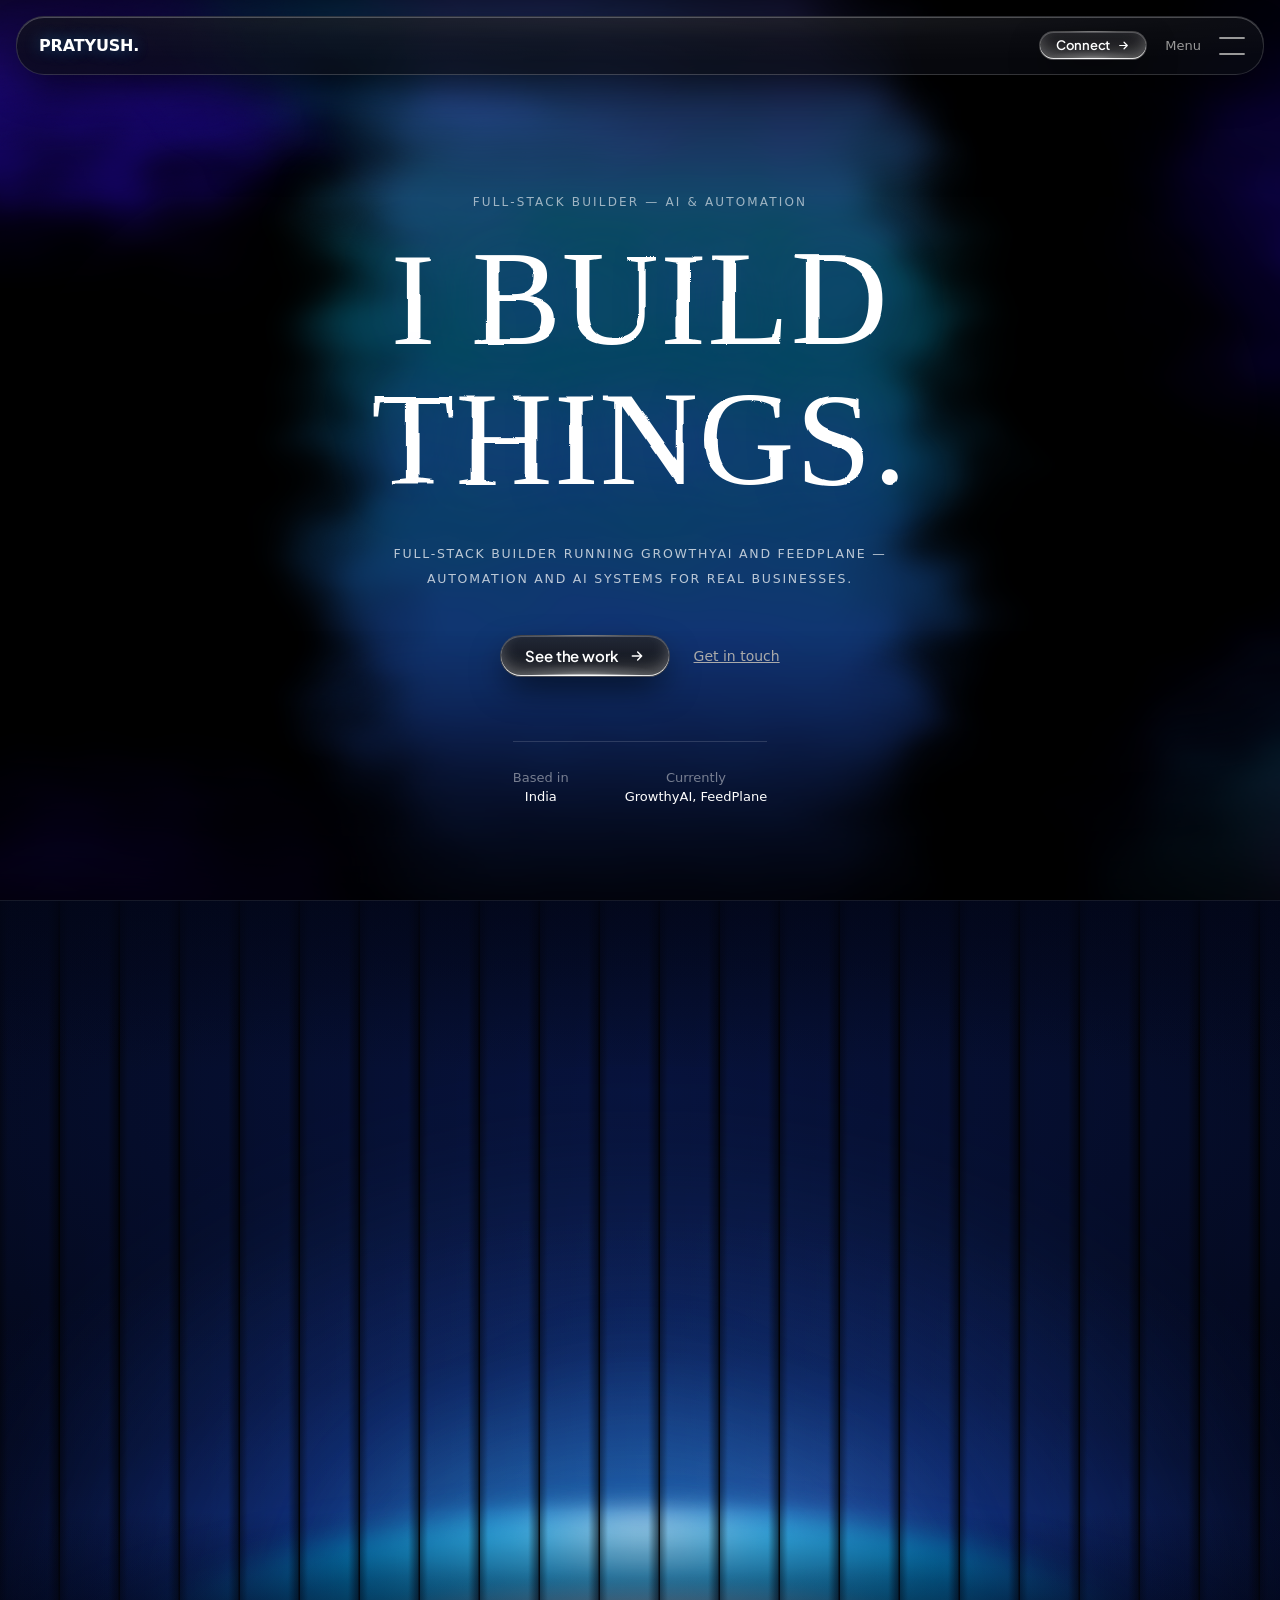
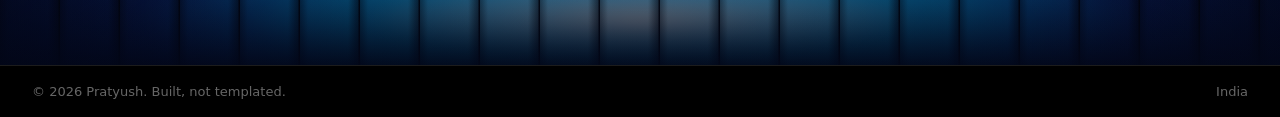
<file: index.html>
<!DOCTYPE html>
<html lang="en">
<head>
<meta charset="UTF-8">
<meta name="viewport" content="width=device-width, initial-scale=1.0">
<title>Pratyush</title>
<link rel="preconnect" href="https://fonts.googleapis.com">
<link rel="preconnect" href="https://fonts.gstatic.com" crossorigin>
<link href="https://fonts.googleapis.com/css2?family=Plus+Jakarta+Sans:wght@500;600;700;800&family=Inter:wght@400;500;600;700&family=Inter+Tight:wght@400;500;600;700&display=swap" rel="stylesheet">
<style>
  * { margin: 0; padding: 0; box-sizing: border-box; }
  html, body { height: 100%; background: #000; color: #fff; }
  body { font-family: -apple-system, BlinkMacSystemFont, 'Segoe UI', system-ui, sans-serif; overflow-x: hidden; }
  .grain { position: fixed; inset: 0; pointer-events: none; opacity: 0.05; mix-blend-mode: overlay; z-index: 5; }

  .hero { position: relative; min-height: 100vh; display: flex; flex-direction: column; isolation: isolate; background: #000; overflow: hidden; }

  /* fluid bg */
  .fluid-bg { position: absolute; inset: 0; z-index: 0; background: #000; overflow: hidden; pointer-events: none; }
  .fluid-inner { position: absolute; inset: -18%; filter: url(#fluidWarp); }
  .fluid-blob { position: absolute; border-radius: 50%; filter: blur(46px); will-change: transform; }
  .fb1 { width: 60%; height: 55%; left: -14%; top: -16%; background: radial-gradient(closest-side, #4316f2 0%, #2307b4 45%, rgba(20,4,120,0) 72%); animation: drift1 28s ease-in-out infinite alternate; }
  .fb2 { width: 46%; height: 42%; left: 16%; top: -12%; background: radial-gradient(closest-side, #7c3aed 0%, #0284c7 42%, rgba(6,182,212,0.25) 60%, rgba(30,6,160,0) 78%); animation: drift2 24s ease-in-out infinite alternate; }
  .fb3 { width: 34%; height: 110%; left: 33%; top: -5%; background: linear-gradient(180deg, rgba(124,58,237,0.85), rgba(6,182,212,0.42) 38%, rgba(37,99,235,0.5) 68%, rgba(20,4,110,0.35)); filter: blur(38px); animation: drift3 30s ease-in-out infinite alternate; }
  .fb4 { width: 40%; height: 70%; right: -14%; top: -10%; background: radial-gradient(closest-side, rgba(30,8,150,0.9), rgba(12,3,80,0.5) 55%, transparent 75%); animation: drift2 32s ease-in-out infinite alternate-reverse; }
  .fb5 { width: 55%; height: 50%; left: -10%; bottom: -22%; background: radial-gradient(closest-side, #2a0bb8 0%, #12045e 55%, transparent 78%); animation: drift1 26s ease-in-out infinite alternate-reverse; }
  .fb6 { width: 36%; height: 60%; right: -8%; bottom: -20%; background: radial-gradient(closest-side, rgba(124,58,237,0.8), rgba(6,182,212,0.35) 48%, rgba(25,6,140,0.3) 68%, transparent 80%); animation: drift3 22s ease-in-out infinite alternate-reverse; }
  @keyframes drift1 { from { transform: translate(0,0) scale(1); } to { transform: translate(6%,4%) scale(1.12); } }
  @keyframes drift2 { from { transform: translate(0,0) scale(1.05); } to { transform: translate(-5%,6%) scale(0.95); } }
  @keyframes drift3 { from { transform: translateX(0); } to { transform: translateX(4%); } }
  .fluid-shade { position: absolute; inset: 0; background: radial-gradient(120% 90% at 50% 45%, transparent 40%, rgba(0,0,0,0.55) 100%), linear-gradient(180deg, rgba(0,0,0,0.72) 0%, transparent 22%, transparent 70%, rgba(0,0,0,0.8) 100%); }

  /* nav */
  /* nav */
  .nav-wrap { position: sticky; top: 16px; z-index: 20; margin: 16px 16px 0; }
  nav {
    position: relative;
    background:
      radial-gradient(120% 100% at 50% 0%, rgba(255, 255, 255, 0.08) 0%, rgba(255, 255, 255, 0.02) 40%, transparent 80%),
      rgba(10, 12, 18, 0.72);
    border: 1px solid rgba(255, 255, 255, 0.14);
    border-radius: 28px;
    overflow: hidden;
    backdrop-filter: blur(24px) saturate(160%);
    -webkit-backdrop-filter: blur(24px) saturate(160%);
    box-shadow:
      inset 0 1px 0 0 rgba(255, 255, 255, 0.25),
      0 16px 40px -10px rgba(0, 0, 0, 0.7);
    transition: border-radius 0.4s ease, border-color 0.4s ease, box-shadow 0.4s ease, background 0.4s ease;
  }
  nav.open {
    border-radius: 24px;
    border-color: rgba(255, 255, 255, 0.22);
    background:
      radial-gradient(85% 60% at 50% 0%, rgba(56, 189, 248, 0.16) 0%, rgba(37, 99, 235, 0.08) 45%, transparent 75%),
      radial-gradient(100% 70% at 50% 100%, rgba(56, 189, 248, 0.12) 0%, rgba(37, 99, 235, 0.05) 50%, transparent 75%),
      rgba(8, 10, 16, 0.82);
    box-shadow:
      inset 0 1px 0 0 rgba(255, 255, 255, 0.4),
      inset 0 -1px 0 0 rgba(56, 189, 248, 0.4),
      0 24px 60px -12px rgba(0, 0, 0, 0.85),
      0 0 35px -8px rgba(56, 189, 248, 0.2);
  }
  .nav-top { display: flex; justify-content: space-between; align-items: center; padding: 14px 18px 14px 22px; }
  .wordmark { font-size: 16px; font-weight: 800; letter-spacing: -0.01em; color: #fff; text-shadow: 0 0 16px rgba(56, 189, 248, 0.4); }
  .nav-right { display: flex; align-items: center; gap: 18px; }
  .menu-label { font-size: 13px; color: #999; user-select: none; }
  .menu-label .close-text { display: none; }
  nav.open .menu-label .open-text { display: none; }
  nav.open .menu-label .close-text { display: inline; }
  .menu-btn { position: relative; width: 26px; height: 18px; background: none; border: none; cursor: pointer; padding: 0; }
  .menu-btn .bar { position: absolute; left: 0; width: 100%; height: 2px; background: #999; border-radius: 50% / 500%; transition: transform 0.35s cubic-bezier(0.65,0,0.35,1), top 0.35s ease, background 0.35s ease; }
  .menu-btn .bar.top { top: 0; } .menu-btn .bar.bottom { top: 16px; }
  .menu-btn:hover .bar { background: #fff; }
  .menu-btn.open .bar.top { top: 8px; transform: rotate(45deg); background: #fff; }
  .menu-btn.open .bar.bottom { top: 8px; transform: rotate(-45deg); background: #fff; }
  .menu-panel {
    position: relative;
    max-height: 0;
    overflow: hidden;
    transition: max-height 0.5s cubic-bezier(0.65,0,0.35,1);
  }
  nav.open .menu-panel { max-height: 420px; }
  .menu-panel::before {
    content: '';
    position: absolute;
    top: 0;
    left: 50%;
    transform: translateX(-50%);
    width: 65%;
    height: 1px;
    background: radial-gradient(ellipse at center, rgba(56, 189, 248, 0.8) 0%, rgba(255, 255, 255, 0.5) 30%, transparent 80%);
    filter: blur(0.5px);
  }
  .menu-list { list-style: none; display: flex; flex-direction: column; padding: 12px 24px 20px; }
  .menu-list li { overflow: hidden; }
  .menu-list a {
    display: inline-flex;
    align-items: center;
    gap: 14px;
    font-size: 26px;
    font-weight: 700;
    letter-spacing: -0.03em;
    color: rgba(255, 255, 255, 0.9);
    text-decoration: none;
    padding: 10px 0;
    transform: translateY(100%);
    opacity: 0;
    transition: color 0.25s ease, transform 0.25s ease, text-shadow 0.25s ease;
  }
  .menu-list a:hover {
    color: #ffffff;
    text-shadow: 0 0 20px rgba(56, 189, 248, 0.85), 0 0 8px #ffffff;
    transform: translateX(6px);
  }
  nav.open .menu-list a { animation: rise-in 0.5s cubic-bezier(0.2,0.7,0.2,1) forwards; }
  nav.open .menu-list li:nth-child(1) a { animation-delay: 0.08s; }
  nav.open .menu-list li:nth-child(2) a { animation-delay: 0.14s; }
  nav.open .menu-list li:nth-child(3) a { animation-delay: 0.20s; }
  nav.open .menu-list li:nth-child(4) a { animation-delay: 0.26s; }
  @keyframes rise-in { to { transform: translateY(0); opacity: 1; } }
  .menu-hr {
    height: 1px;
    background: linear-gradient(90deg, transparent, rgba(255,255,255,0.18) 25%, rgba(56,189,248,0.5) 50%, rgba(255,255,255,0.18) 75%, transparent);
    margin: 4px 22px 0;
  }
  .menu-foot { display: flex; justify-content: space-between; padding: 16px 24px 20px; font-size: 12px; color: rgba(255, 255, 255, 0.5); }

  /* hero centered */
  .body-grid { position: relative; z-index: 2; flex: 1; display: flex; }
  main { padding: 64px 48px; display: flex; flex-direction: column; justify-content: center; width: 100%; align-items: center; text-align: center; padding: 96px 24px 72px; }
  .eyebrow { font-size: 13px; color: #777; margin-bottom: 20px; color: rgba(255,255,255,0.6); font-size: 12px; letter-spacing: 0.18em; text-transform: uppercase; }
  h1 { font-family: Georgia, 'Times New Roman', serif; font-weight: 400; font-size: clamp(54px, 10.5vw, 148px); line-height: 1.04; letter-spacing: 0.01em; max-width: 1200px; color: #fff; text-shadow: 0 0 60px rgba(90,40,255,0.35); text-transform: uppercase; }
  h1 .warp { filter: url(#heroWarp); }
  p.desc { margin-top: 32px; font-size: 17px; line-height: 1.6; color: #aaa; text-align: center; margin-left: auto; margin-right: auto; max-width: 600px; text-transform: uppercase; font-size: 12.5px; letter-spacing: 0.14em; line-height: 2; color: rgba(255,255,255,0.72); }
  .actions { margin-top: 44px; display: flex; align-items: center; gap: 24px; justify-content: center; }
  .link { font-size: 14px; color: #aaa; text-decoration: underline; transition: color 0.2s ease; }
  .link:hover { color: #fff; }

  /* glass button with bottom illuminated reflection and arrow icon */
  .glass-btn {
    position: relative;
    display: inline-flex;
    align-items: center;
    justify-content: center;
    gap: 10px;
    padding: 12px 24px;
    line-height: 1;
    border-radius: 9999px;
    font-family: 'Plus Jakarta Sans', -apple-system, BlinkMacSystemFont, 'Segoe UI', system-ui, sans-serif;
    font-size: 15px;
    font-weight: 600;
    color: #ffffff;
    text-decoration: none;
    letter-spacing: -0.01em;
    background:
      radial-gradient(ellipse 65% 52% at 50% 106%, rgba(255, 255, 255, 0.44) 0%, rgba(255, 255, 255, 0.12) 38%, transparent 74%),
      linear-gradient(180deg, rgba(38, 38, 42, 0.82) 0%, rgba(14, 14, 16, 0.94) 100%);
    border: 1px solid rgba(255, 255, 255, 0.18);
    box-shadow:
      inset 0 -1px 0 0 rgba(255, 255, 255, 0.85),
      inset 0 -10px 18px -5px rgba(255, 255, 255, 0.38),
      inset 0 1px 0 0 rgba(255, 255, 255, 0.22),
      0 14px 34px -6px rgba(0, 0, 0, 0.7);
    backdrop-filter: blur(16px);
    -webkit-backdrop-filter: blur(16px);
    overflow: hidden;
    cursor: pointer;
    transition: transform 0.3s cubic-bezier(0.16, 1, 0.3, 1), box-shadow 0.3s cubic-bezier(0.16, 1, 0.3, 1), border-color 0.3s ease;
  }

  .glass-btn span {
    display: inline-flex;
    align-items: center;
    line-height: 1;
  }

  .glass-btn::after {
    content: '';
    position: absolute;
    bottom: 0;
    left: 50%;
    transform: translateX(-50%);
    width: 68%;
    height: 1.5px;
    background: radial-gradient(ellipse at 50% 100%, #ffffff 0%, rgba(255, 255, 255, 0.7) 40%, transparent 85%);
    pointer-events: none;
    transition: width 0.35s ease, opacity 0.35s ease;
  }

  .glass-btn:hover {
    transform: translateY(-2px);
    border-color: rgba(255, 255, 255, 0.32);
    box-shadow:
      inset 0 -1px 0 0 #ffffff,
      inset 0 -14px 26px -4px rgba(255, 255, 255, 0.52),
      inset 0 1px 0 0 rgba(255, 255, 255, 0.35),
      0 18px 42px -6px rgba(0, 0, 0, 0.85),
      0 0 24px -2px rgba(255, 255, 255, 0.16);
  }

  .glass-btn:hover::after {
    width: 82%;
  }

  .glass-btn:active {
    transform: translateY(0);
    box-shadow:
      inset 0 -1px 0 0 rgba(255, 255, 255, 0.85),
      inset 0 -8px 16px -4px rgba(255, 255, 255, 0.3),
      inset 0 1px 0 0 rgba(255, 255, 255, 0.2),
      0 8px 20px -4px rgba(0, 0, 0, 0.7);
  }

  .glass-btn .btn-arrow {
    width: 16px;
    height: 16px;
    flex-shrink: 0;
    display: inline-block;
    transition: transform 0.25s ease;
  }

  .glass-btn:hover .btn-arrow {
    transform: translateX(3px);
  }

  .glass-btn-sm {
    padding: 7px 16px;
    font-size: 13px;
    font-weight: 600;
    gap: 7px;
  }
  .glass-btn-sm .btn-arrow {
    width: 13px;
    height: 13px;
  }

  .meta-row { margin-top: 64px; padding-top: 28px; border-top: 1px solid rgba(255,255,255,0.14); display: flex; gap: 56px; font-size: 13px; color: #999; max-width: none; justify-content: center; text-align: center; }
  .meta-row .row { display: flex; flex-direction: column; gap: 4px; align-items: center; }
  .meta-row .label { color: rgba(255,255,255,0.45); }
  .meta-row .value { color: #fff; }

  /* coming soon — vertical fluted slats with glowing bottom horizon */
  .coming-soon { position: relative; z-index: 2; min-height: 85vh; display: flex; flex-direction: column; align-items: center; justify-content: center; text-align: center; padding: 110px 24px; border-top: 1px solid rgba(255,255,255,0.08); background: #020617; overflow: hidden; }
  .cs-bg { position: absolute; inset: 0; z-index: 0; pointer-events: none; overflow: hidden; background: #020617; }
  
  /* Vertical fluted slat panels */
  .cs-slats {
    position: absolute;
    inset: 0;
    z-index: 3;
    pointer-events: none;
    background-image: repeating-linear-gradient(
      90deg,
      rgba(255, 255, 255, 0.015) 0px,
      rgba(255, 255, 255, 0.055) calc(60px - 4px),
      rgba(255, 255, 255, 0.12) calc(60px - 2px),
      rgba(0, 0, 0, 0.65) calc(60px - 1px),
      rgba(0, 0, 0, 0.95) 60px
    );
    mix-blend-mode: overlay;
    opacity: 0.95;
  }

  /* Fluted shadows layer for deep 3D relief */
  .cs-slat-shadows {
    position: absolute;
    inset: 0;
    z-index: 2;
    pointer-events: none;
    background-image: repeating-linear-gradient(
      90deg,
      rgba(0, 0, 0, 0.4) 0px,
      transparent 8px,
      transparent calc(60px - 12px),
      rgba(0, 0, 0, 0.6) calc(60px - 2px),
      rgba(0, 0, 0, 0.85) 60px
    );
  }

  /* Deep blue ambient fields */
  .cs-ambient {
    position: absolute;
    inset: 0;
    z-index: 1;
    background:
      radial-gradient(100% 75% at 50% 100%, rgba(28, 80, 240, 0.5) 0%, rgba(14, 52, 180, 0.35) 30%, rgba(6, 22, 90, 0.2) 55%, transparent 78%),
      radial-gradient(120% 80% at 50% 25%, rgba(12, 35, 110, 0.4) 0%, rgba(2, 6, 23, 0.85) 70%, #020617 100%);
  }

  /* Sweeping animated light beam across fluted slats */
  .cs-shimmer-sweep {
    position: absolute;
    inset: -20% -40%;
    z-index: 2;
    pointer-events: none;
    background: radial-gradient(ellipse 42% 65% at 50% 80%, rgba(56, 189, 248, 0.45) 0%, rgba(37, 99, 235, 0.25) 38%, transparent 70%);
    filter: blur(44px);
    mix-blend-mode: screen;
    animation: csSweep 13s ease-in-out infinite alternate;
  }

  /* Aurora light wave */
  .cs-aurora {
    position: absolute;
    bottom: -15%;
    left: 50%;
    transform: translateX(-50%);
    width: min(960px, 92vw);
    height: 480px;
    z-index: 1;
    pointer-events: none;
    background:
      radial-gradient(ellipse 26% 85% at 32% 80%, rgba(56, 189, 248, 0.32) 0%, transparent 68%),
      radial-gradient(ellipse 26% 85% at 68% 80%, rgba(99, 102, 241, 0.32) 0%, transparent 68%),
      radial-gradient(ellipse 32% 90% at 50% 75%, rgba(37, 99, 235, 0.42) 0%, transparent 75%);
    filter: blur(40px);
    animation: csAuroraWave 10s ease-in-out infinite alternate;
  }

  /* Bottom blue neon glow aura */
  .cs-glow-pool {
    position: absolute;
    bottom: -18%;
    left: 50%;
    transform: translateX(-50%);
    width: min(1300px, 115vw);
    height: 420px;
    z-index: 1;
    background: radial-gradient(ellipse 65% 55% at 50% 85%, #0091ff 0%, rgba(0, 110, 255, 0.85) 25%, rgba(2, 60, 210, 0.5) 55%, transparent 75%);
    filter: blur(54px);
    opacity: 0.9;
    animation: csGlowPulse 6s ease-in-out infinite alternate;
  }

  /* Glowing curved horizon beam / arc */
  .cs-horizon-arc {
    position: absolute;
    bottom: -22%;
    left: 50%;
    transform: translateX(-50%);
    width: min(1050px, 94vw);
    height: 320px;
    z-index: 2;
    border-radius: 50% 50% 0 0;
    background: radial-gradient(ellipse at 50% 0%, #bae6fd 0%, #38bdf8 18%, #0284c7 42%, rgba(2, 132, 199, 0) 72%);
    filter: blur(14px);
    opacity: 0.95;
    animation: csArcPulse 5s ease-in-out infinite alternate;
  }

  /* Intense core filament along the horizon curve */
  .cs-horizon-core {
    position: absolute;
    bottom: 0%;
    left: 50%;
    transform: translateX(-50%);
    width: min(780px, 80vw);
    height: 90px;
    z-index: 2;
    border-radius: 50% 50% 0 0;
    background: radial-gradient(ellipse 60% 80% at 50% 50%, #ffffff 0%, #7dd3fc 28%, rgba(14, 165, 233, 0.5) 60%, transparent 85%);
    filter: blur(7px);
    opacity: 0.92;
    animation: csCoreGleam 4.5s ease-in-out infinite alternate;
  }

  /* Edge vignette */
  .cs-vignette {
    position: absolute;
    inset: 0;
    z-index: 4;
    pointer-events: none;
    background:
      radial-gradient(135% 95% at 50% 50%, transparent 40%, rgba(2, 6, 23, 0.75) 100%),
      linear-gradient(180deg, rgba(2, 6, 23, 0.7) 0%, transparent 22%, transparent 80%, rgba(2, 6, 23, 0.95) 100%);
  }

  @keyframes csGlowPulse {
    0% { opacity: 0.8; transform: translateX(-50%) scale(0.97); }
    100% { opacity: 1; transform: translateX(-50%) scale(1.03); }
  }
  @keyframes csArcPulse {
    0% { opacity: 0.85; filter: blur(15px); }
    100% { opacity: 1; filter: blur(11px); }
  }
  @keyframes csSweep {
    0% { transform: translate3d(-24%, 6%, 0) scale(0.92); opacity: 0.6; }
    50% { transform: translate3d(0%, -3%, 0) scale(1.1); opacity: 1; }
    100% { transform: translate3d(24%, 6%, 0) scale(0.92); opacity: 0.6; }
  }
  @keyframes csAuroraWave {
    0% { transform: translateX(-50%) rotate(-4deg) scale(0.95, 0.9); opacity: 0.7; }
    50% { transform: translateX(-50%) rotate(0deg) scale(1.08, 1.12); opacity: 1; }
    100% { transform: translateX(-50%) rotate(4deg) scale(0.96, 0.94); opacity: 0.75; }
  }
  @keyframes csCoreGleam {
    0% { opacity: 0.82; filter: blur(6px); transform: translateX(-50%) scale(0.95, 0.95); }
    50% { opacity: 1; filter: blur(9px); transform: translateX(-50%) scale(1.05, 1.08); }
    100% { opacity: 0.86; filter: blur(6px); transform: translateX(-50%) scale(0.98, 1); }
  }

  .cs-inner { position: relative; z-index: 5; display: flex; flex-direction: column; align-items: center; }
  .coming-soon h2 { font-family: Georgia, 'Times New Roman', serif; font-weight: 400; text-transform: uppercase; font-size: clamp(48px, 9vw, 120px); line-height: 1.02; letter-spacing: 0.01em; color: #fff; text-shadow: 0 0 50px rgba(56, 189, 248, 0.4), 0 2px 30px rgba(0,0,0,0.9); }
  .coming-soon p { margin-top: 22px; font-size: 12.5px; letter-spacing: 0.14em; text-transform: uppercase; line-height: 2; color: rgba(255,255,255,0.75); max-width: 520px; text-shadow: 0 1px 16px rgba(0,0,0,0.95); }

  .final-footer { padding: 18px 32px; display: flex; justify-content: space-between; font-size: 13px; color: #666; border-top: 1px solid #1c1c1c; position: relative; z-index: 2; }

  .reveal { opacity: 0; filter: blur(14px); transform: translateY(10px); animation: unblur 0.9s cubic-bezier(0.2,0.7,0.2,1) forwards; }
  .eyebrow.reveal { animation-delay: 0.15s; }
  h1.reveal { animation-delay: 0.28s; }
  p.desc.reveal { animation-delay: 0.45s; }
  .actions.reveal { animation-delay: 0.58s; }
  .meta-row.reveal { animation-delay: 0.7s; }
  @keyframes unblur { to { opacity: 1; filter: blur(0); transform: translateY(0); } }

  .scroll-reveal { opacity: 0; filter: blur(10px); transform: translateY(18px); transition: opacity 0.8s cubic-bezier(0.2,0.7,0.2,1), filter 0.8s cubic-bezier(0.2,0.7,0.2,1), transform 0.8s cubic-bezier(0.2,0.7,0.2,1); }
  .scroll-reveal.in-view { opacity: 1; filter: blur(0); transform: translateY(0); }

  :focus-visible { outline: 1px solid #fff; outline-offset: 2px; }

  .cursor-arrow { position: fixed; left: 0; top: 0; width: 28px; height: 36px; z-index: 100000; pointer-events: none; opacity: 0; will-change: transform; transform: translate3d(-100px,-100px,0); }
  .cursor-icon { display: block; width: 100%; height: 100%; overflow: visible; transform-origin: 3.5px 3.5px; transition: transform 0.16s cubic-bezier(0.2,0.8,0.25,1); filter: drop-shadow(0 2px 7px rgba(0,0,0,0.65)); }
  .cursor-arrow.is-hover .cursor-icon { transform: scale(1.6); }
  .cursor-arrow.is-down .cursor-icon { transform: scale(0.72); }
  @media (pointer: fine) { body.cursor-custom, body.cursor-custom * { cursor: none !important; } }
  @media (pointer: coarse) { .cursor-arrow { display: none !important; } }

  @media (max-width: 700px) {
    main { padding: 40px 24px 56px; }
    .meta-row { flex-wrap: wrap; gap: 28px; flex-direction: column; gap: 20px; }
    .final-footer { padding: 20px 24px; flex-direction: column; gap: 8px; }
  }
  @media (prefers-reduced-motion: reduce) {
    .reveal, .scroll-reveal { animation: none; transition: none; opacity: 1; filter: none; transform: none; }
    .fluid-blob { animation: none; } .fluid-inner { filter: none; } h1 .warp { filter: none; }
    .cs-glow-pool, .cs-horizon-arc, .cs-shimmer-sweep, .cs-aurora, .cs-horizon-core { animation: none; }
  }
</style>
</head>
<body>

<div class="cursor-arrow" id="cursorArrow" aria-hidden="true">
  <svg class="cursor-icon" viewBox="0 0 28 36" xmlns="http://www.w3.org/2000/svg">
    <path d="M 3.5 3.5 L 3.5 30.5 L 13 22.5 L 23.5 22.5 Z" fill="#ffffff" stroke="#000000" stroke-width="3.2" stroke-linecap="round" stroke-linejoin="round"/>
  </svg>
</div>

<svg class="grain" xmlns="http://www.w3.org/2000/svg">
  <filter id="n"><feTurbulence type="fractalNoise" baseFrequency="0.9" numOctaves="2" stitchTiles="stitch"/></filter>
  <rect width="100%" height="100%" filter="url(#n)"/>
</svg>

<div class="hero">
  <svg width="0" height="0" style="position:absolute" aria-hidden="true">
    <defs>
      <filter id="fluidWarp" x="-20%" y="-20%" width="140%" height="140%" color-interpolation-filters="sRGB">
        <feTurbulence type="fractalNoise" baseFrequency="0.008 0.012" numOctaves="2" seed="7" result="n">
          <animate attributeName="seed" from="1" to="60" dur="28s" repeatCount="indefinite"/>
        </feTurbulence>
        <feDisplacementMap in="SourceGraphic" in2="n" scale="90" xChannelSelector="R" yChannelSelector="G"/>
      </filter>
      <filter id="heroWarp" x="-10%" y="-10%" width="120%" height="120%" color-interpolation-filters="sRGB">
        <feTurbulence type="fractalNoise" baseFrequency="0.012" numOctaves="2" seed="3" result="n">
          <animate attributeName="seed" from="1" to="50" dur="14s" repeatCount="indefinite"/>
        </feTurbulence>
        <feDisplacementMap in="SourceGraphic" in2="n" scale="7" xChannelSelector="R" yChannelSelector="G"/>
      </filter>
    </defs>
  </svg>
  <div class="fluid-bg" aria-hidden="true">
    <div class="fluid-inner">
      <div class="fluid-blob fb1"></div>
      <div class="fluid-blob fb2"></div>
      <div class="fluid-blob fb3"></div>
      <div class="fluid-blob fb4"></div>
      <div class="fluid-blob fb5"></div>
      <div class="fluid-blob fb6"></div>
    </div>
    <div class="fluid-shade"></div>
  </div>

  <div class="nav-wrap reveal">
    <nav id="nav">
      <div class="nav-top">
        <span class="wordmark">PRATYUSH.</span>
        <div class="nav-right">
          <a href="#coming-soon" class="glass-btn glass-btn-sm">
            <span>Connect</span>
            <svg class="btn-arrow" viewBox="0 0 24 24" fill="none" stroke="currentColor" stroke-width="2.2" stroke-linecap="round" stroke-linejoin="round" aria-hidden="true">
              <path d="M5 12h14m-6-6 6 6-6 6"/>
            </svg>
          </a>
          <span class="menu-label"><span class="open-text">Menu</span><span class="close-text">Close</span></span>
          <button class="menu-btn" id="menuBtn" aria-label="Open menu" aria-expanded="false">
            <span class="bar top"></span>
            <span class="bar bottom"></span>
          </button>
        </div>
      </div>
      <div class="menu-panel">
        <ul class="menu-list">
          <li><a href="#home">Home</a></li>
          <li><a href="#coming-soon">Work</a></li>
          <li><a href="#coming-soon">About</a></li>
          <li><a href="#coming-soon">Contact</a></li>
        </ul>
        <div class="menu-hr"></div>
        <div class="menu-foot">
          <span>&#169; 2026 Pratyush</span>
          <span>India</span>
        </div>
      </div>
    </nav>
  </div>

  <div class="body-grid" id="home">
    <main>
      <div class="eyebrow reveal">Full-stack builder — AI &amp; automation</div>
      <h1 class="reveal"><span class="warp">I build<br>things.</span></h1>
      <p class="desc reveal">Full-stack builder running GrowthyAI and FeedPlane — automation and AI systems for real businesses.</p>
      <div class="actions reveal">
        <a href="#coming-soon" class="glass-btn">
          <span>See the work</span>
          <svg class="btn-arrow" viewBox="0 0 24 24" fill="none" stroke="currentColor" stroke-width="2.2" stroke-linecap="round" stroke-linejoin="round" aria-hidden="true">
            <path d="M5 12h14m-6-6 6 6-6 6"/>
          </svg>
        </a>
        <a href="#coming-soon" class="link">Get in touch</a>
      </div>

      <div class="meta-row reveal">
        <div class="row">
          <span class="label">Based in</span>
          <span class="value">India</span>
        </div>
        <div class="row">
          <span class="label">Currently</span>
          <span class="value">GrowthyAI, FeedPlane</span>
        </div>
      </div>
    </main>
  </div>
</div>

<section class="coming-soon" id="coming-soon">
  <div class="cs-bg" aria-hidden="true">
    <div class="cs-ambient"></div>
    <div class="cs-aurora"></div>
    <div class="cs-glow-pool"></div>
    <div class="cs-shimmer-sweep"></div>
    <div class="cs-horizon-arc"></div>
    <div class="cs-horizon-core"></div>
    <div class="cs-slat-shadows"></div>
    <div class="cs-slats"></div>
    <div class="cs-vignette"></div>
  </div>
  <div class="cs-inner">
    <h2 class="scroll-reveal">Coming<br>Soon.</h2>
    <p class="scroll-reveal">Work, About &amp; Contact dropping soon.</p>
  </div>
</section>

<div class="final-footer">
  <span>&#169; 2026 Pratyush. Built, not templated.</span>
  <span>India</span>
</div>

<script>
  const revealEls = document.querySelectorAll('.scroll-reveal');
  const observer = new IntersectionObserver((entries) => {
    entries.forEach((entry, i) => {
      if (entry.isIntersecting) {
        setTimeout(() => entry.target.classList.add('in-view'), i * 90);
        observer.unobserve(entry.target);
      }
    });
  }, { threshold: 0.15, rootMargin: '0px 0px -60px 0px' });
  revealEls.forEach(el => observer.observe(el));

  const menuBtn = document.getElementById('menuBtn');
  const nav = document.getElementById('nav');
  menuBtn && menuBtn.addEventListener('click', () => {
    const isOpen = nav.classList.toggle('open');
    menuBtn.classList.toggle('open', isOpen);
    menuBtn.setAttribute('aria-expanded', isOpen);
  });
  document.querySelectorAll('.menu-list a').forEach(a => {
    a.addEventListener('click', () => {
      nav.classList.remove('open');
      menuBtn.classList.remove('open');
      menuBtn.setAttribute('aria-expanded', 'false');
    });
  });

  (() => {
    if (window.matchMedia('(pointer: coarse)').matches) return;
    const cur = document.getElementById('cursorArrow');
    if (!cur) return;
    document.body.classList.add('cursor-custom');
    window.addEventListener('pointermove', (e) => {
      cur.style.opacity = '1';
      cur.style.transform = `translate3d(${e.clientX - 3.5}px, ${e.clientY - 3.5}px, 0)`;
    }, { passive: true });
    document.addEventListener('pointerover', (e) => {
      const isInteractive = !!e.target.closest('a, button, input, textarea, select, [role="button"], .pill-btn, .glass-btn, .menu-btn, .menu-list a');
      cur.classList.toggle('is-hover', isInteractive);
    });
    window.addEventListener('pointerdown', () => cur.classList.add('is-down'));
    window.addEventListener('pointerup', () => cur.classList.remove('is-down'));
    window.addEventListener('pointercancel', () => cur.classList.remove('is-down'));
    document.documentElement.addEventListener('mouseleave', () => {
      cur.style.opacity = '0';
      cur.classList.remove('is-hover', 'is-down');
    });
    document.documentElement.addEventListener('mouseenter', () => { cur.style.opacity = '1'; });
  })();

</script>

</body>
</html>
</file>
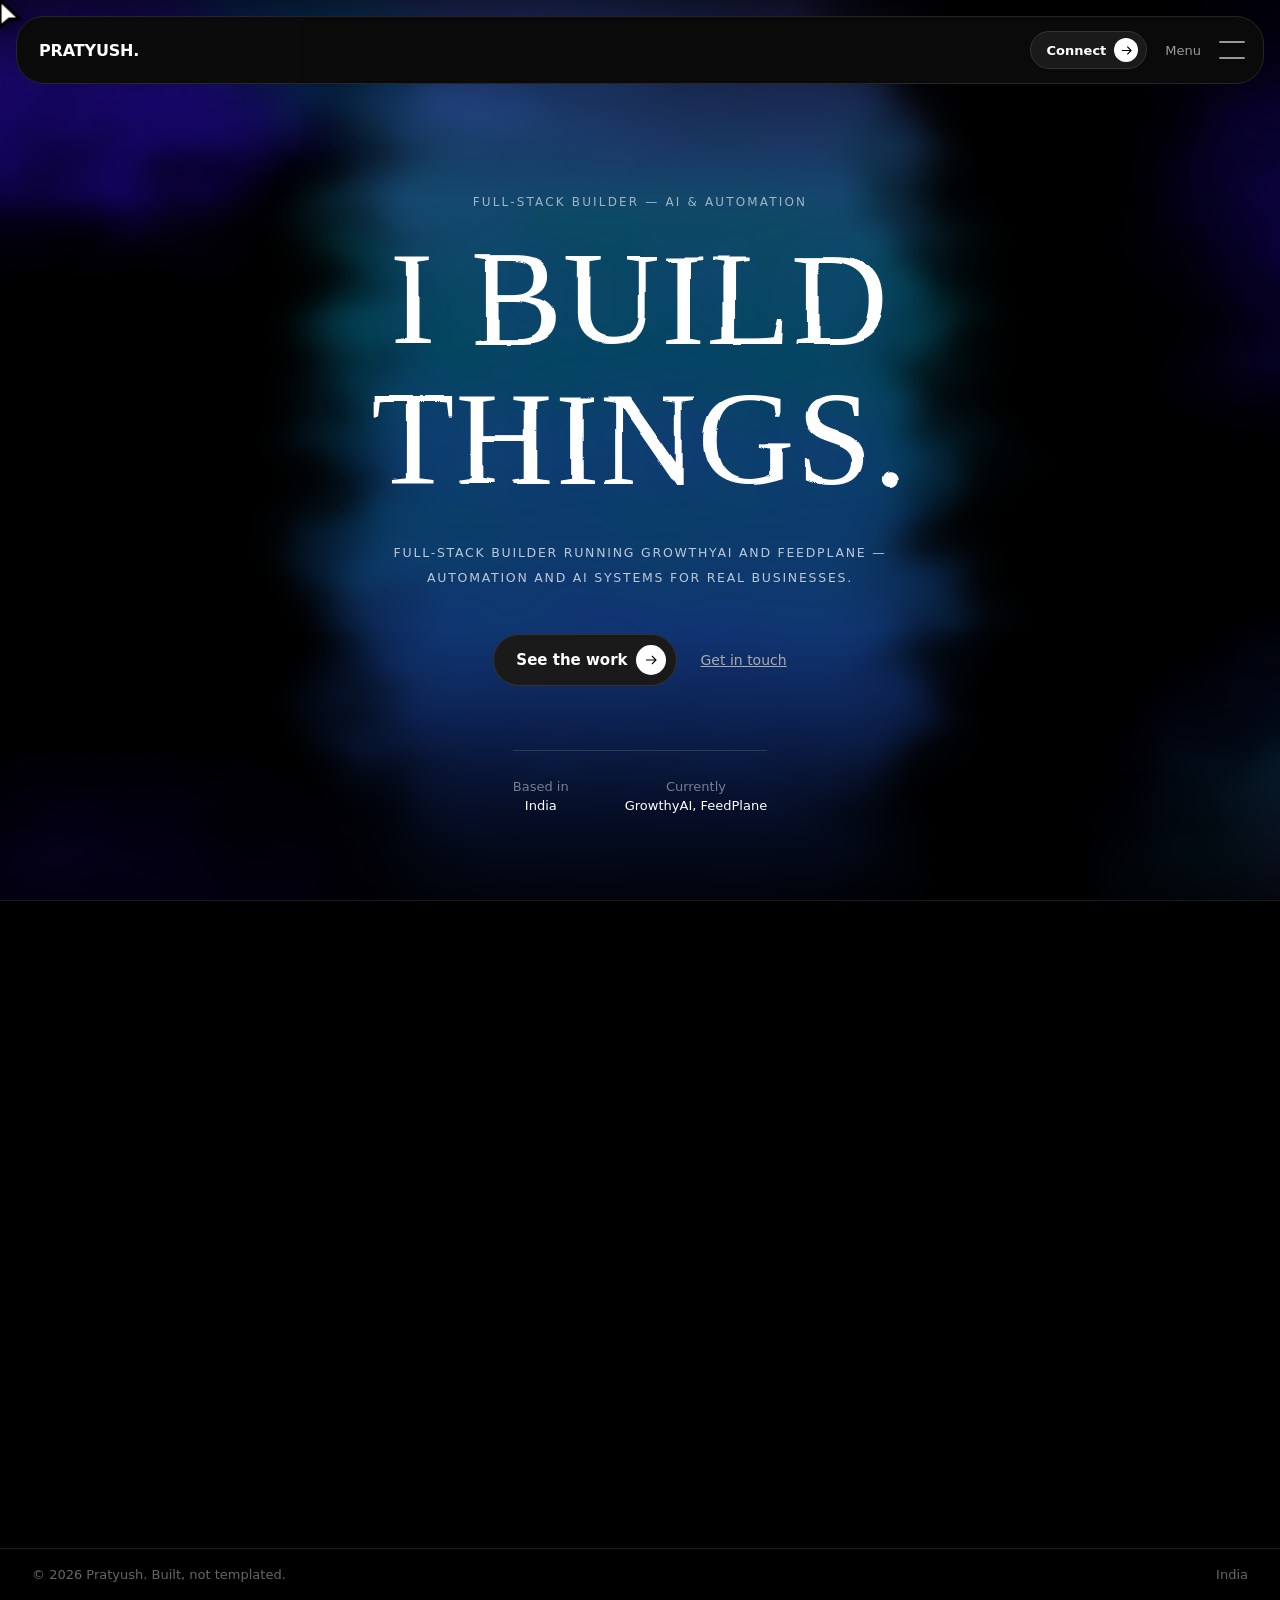
<file: portfolio-coming-soon.html>
<!DOCTYPE html>
<html lang="en">
<head>
<meta charset="UTF-8">
<meta name="viewport" content="width=device-width, initial-scale=1.0">
<title>Pratyush</title>
<link rel="preconnect" href="https://fonts.googleapis.com">
<link rel="preconnect" href="https://fonts.gstatic.com" crossorigin>
<link href="https://fonts.googleapis.com/css2?family=Plus+Jakarta+Sans:wght@500;600;700;800&family=Inter:wght@400;500;600;700&family=Inter+Tight:wght@400;500;600;700&display=swap" rel="stylesheet">
<style>
  * { margin: 0; padding: 0; box-sizing: border-box; }
  html, body { height: 100%; background: #000; color: #fff; }
  body { font-family: -apple-system, BlinkMacSystemFont, 'Segoe UI', system-ui, sans-serif; overflow-x: hidden; }
  .grain { position: fixed; inset: 0; pointer-events: none; opacity: 0.05; mix-blend-mode: overlay; z-index: 5; }

  .hero { position: relative; min-height: 100vh; display: flex; flex-direction: column; isolation: isolate; background: #000; overflow: hidden; }

  /* fluid bg */
  .fluid-bg { position: absolute; inset: 0; z-index: 0; background: #000; overflow: hidden; pointer-events: none; }
  .fluid-inner { position: absolute; inset: -18%; filter: url(#fluidWarp); }
  .fluid-blob { position: absolute; border-radius: 50%; filter: blur(46px); will-change: transform; }
  .fb1 { width: 60%; height: 55%; left: -14%; top: -16%; background: radial-gradient(closest-side, #4316f2 0%, #2307b4 45%, rgba(20,4,120,0) 72%); animation: drift1 28s ease-in-out infinite alternate; }
  .fb2 { width: 46%; height: 42%; left: 16%; top: -12%; background: radial-gradient(closest-side, #7c3aed 0%, #0284c7 42%, rgba(6,182,212,0.25) 60%, rgba(30,6,160,0) 78%); animation: drift2 24s ease-in-out infinite alternate; }
  .fb3 { width: 34%; height: 110%; left: 33%; top: -5%; background: linear-gradient(180deg, rgba(124,58,237,0.85), rgba(6,182,212,0.42) 38%, rgba(37,99,235,0.5) 68%, rgba(20,4,110,0.35)); filter: blur(38px); animation: drift3 30s ease-in-out infinite alternate; }
  .fb4 { width: 40%; height: 70%; right: -14%; top: -10%; background: radial-gradient(closest-side, rgba(30,8,150,0.9), rgba(12,3,80,0.5) 55%, transparent 75%); animation: drift2 32s ease-in-out infinite alternate-reverse; }
  .fb5 { width: 55%; height: 50%; left: -10%; bottom: -22%; background: radial-gradient(closest-side, #2a0bb8 0%, #12045e 55%, transparent 78%); animation: drift1 26s ease-in-out infinite alternate-reverse; }
  .fb6 { width: 36%; height: 60%; right: -8%; bottom: -20%; background: radial-gradient(closest-side, rgba(124,58,237,0.8), rgba(6,182,212,0.35) 48%, rgba(25,6,140,0.3) 68%, transparent 80%); animation: drift3 22s ease-in-out infinite alternate-reverse; }
  @keyframes drift1 { from { transform: translate(0,0) scale(1); } to { transform: translate(6%,4%) scale(1.12); } }
  @keyframes drift2 { from { transform: translate(0,0) scale(1.05); } to { transform: translate(-5%,6%) scale(0.95); } }
  @keyframes drift3 { from { transform: translateX(0); } to { transform: translateX(4%); } }
  .fluid-shade { position: absolute; inset: 0; background: radial-gradient(120% 90% at 50% 45%, transparent 40%, rgba(0,0,0,0.55) 100%), linear-gradient(180deg, rgba(0,0,0,0.72) 0%, transparent 22%, transparent 70%, rgba(0,0,0,0.8) 100%); }

  /* nav */
  .nav-wrap { position: sticky; top: 16px; z-index: 20; margin: 16px 16px 0; }
  nav { background: #0a0a0a; border: 1px solid #262626; border-radius: 28px; overflow: hidden; transition: border-radius 0.4s ease; }
  nav.open { border-radius: 22px; }
  .nav-top { display: flex; justify-content: space-between; align-items: center; padding: 14px 18px 14px 22px; }
  .wordmark { font-size: 16px; font-weight: 800; letter-spacing: -0.01em; }
  .nav-right { display: flex; align-items: center; gap: 18px; }
  .pill-btn { position: relative; display: inline-flex; align-items: center; gap: 8px; background: #1a1a1a; border: 1px solid #333; border-radius: 100px; padding: 6px 8px 6px 16px; font-size: 13px; font-weight: 600; color: #fff; text-decoration: none; overflow: hidden; z-index: 0; transition: color 0.4s ease, border-color 0.3s ease; }
  .pill-btn::before { content: ''; position: absolute; inset: 0; background: #fff; transform: scaleX(0); transform-origin: left center; transition: transform 0.45s cubic-bezier(0.65,0,0.35,1); z-index: -1; }
  .pill-btn:hover { color: #000; border-color: #555; }
  .pill-btn:hover::before { transform: scaleX(1); }
  .pill-btn .arrow { width: 24px; height: 24px; border-radius: 50%; background: #fff; display: flex; align-items: center; justify-content: center; flex-shrink: 0; transition: background 0.4s ease; }
  .pill-btn .arrow svg { width: 13px; height: 13px; }
  .pill-btn .arrow svg path { stroke: #000; transition: stroke 0.4s ease; }
  .pill-btn:hover .arrow { background: #000; }
  .pill-btn:hover .arrow svg path { stroke: #fff; }
  .menu-label { font-size: 13px; color: #999; user-select: none; }
  .menu-label .close-text { display: none; }
  nav.open .menu-label .open-text { display: none; }
  nav.open .menu-label .close-text { display: inline; }
  .menu-btn { position: relative; width: 26px; height: 18px; background: none; border: none; cursor: pointer; padding: 0; }
  .menu-btn .bar { position: absolute; left: 0; width: 100%; height: 2px; background: #999; border-radius: 50% / 500%; transition: transform 0.35s cubic-bezier(0.65,0,0.35,1), top 0.35s ease, background 0.35s ease; }
  .menu-btn .bar.top { top: 0; } .menu-btn .bar.bottom { top: 16px; }
  .menu-btn:hover .bar { background: #fff; }
  .menu-btn.open .bar.top { top: 8px; transform: rotate(45deg); background: #fff; }
  .menu-btn.open .bar.bottom { top: 8px; transform: rotate(-45deg); background: #fff; }
  .menu-panel { max-height: 0; overflow: hidden; transition: max-height 0.5s cubic-bezier(0.65,0,0.35,1); }
  nav.open .menu-panel { max-height: 420px; }
  .menu-list { list-style: none; display: flex; flex-direction: column; padding: 8px 22px 20px; }
  .menu-list li { overflow: hidden; }
  .menu-list a { display: inline-flex; align-items: center; gap: 14px; font-size: 26px; font-weight: 700; letter-spacing: -0.03em; color: #fff; text-decoration: none; padding: 8px 0; transform: translateY(100%); opacity: 0; }
  nav.open .menu-list a { animation: rise-in 0.5s cubic-bezier(0.2,0.7,0.2,1) forwards; }
  nav.open .menu-list li:nth-child(1) a { animation-delay: 0.08s; }
  nav.open .menu-list li:nth-child(2) a { animation-delay: 0.14s; }
  nav.open .menu-list li:nth-child(3) a { animation-delay: 0.20s; }
  nav.open .menu-list li:nth-child(4) a { animation-delay: 0.26s; }
  @keyframes rise-in { to { transform: translateY(0); opacity: 1; } }
  .menu-hr { height: 1px; background: rgba(255,255,255,0.08); margin: 0 22px; }
  .menu-foot { display: flex; justify-content: space-between; padding: 14px 22px 18px; font-size: 12px; color: #666; }

  /* hero centered */
  .body-grid { position: relative; z-index: 2; flex: 1; display: flex; }
  main { padding: 64px 48px; display: flex; flex-direction: column; justify-content: center; width: 100%; align-items: center; text-align: center; padding: 96px 24px 72px; }
  .eyebrow { font-size: 13px; color: #777; margin-bottom: 20px; color: rgba(255,255,255,0.6); font-size: 12px; letter-spacing: 0.18em; text-transform: uppercase; }
  h1 { font-family: Georgia, 'Times New Roman', serif; font-weight: 400; font-size: clamp(54px, 10.5vw, 148px); line-height: 1.04; letter-spacing: 0.01em; max-width: 1200px; color: #fff; text-shadow: 0 0 60px rgba(90,40,255,0.35); text-transform: uppercase; }
  h1 .warp { filter: url(#heroWarp); }
  p.desc { margin-top: 32px; font-size: 17px; line-height: 1.6; color: #aaa; text-align: center; margin-left: auto; margin-right: auto; max-width: 600px; text-transform: uppercase; font-size: 12.5px; letter-spacing: 0.14em; line-height: 2; color: rgba(255,255,255,0.72); }
  .actions { margin-top: 44px; display: flex; align-items: center; gap: 24px; justify-content: center; }
  .actions .pill-btn { font-size: 15px; padding: 10px 10px 10px 22px; }
  .actions .pill-btn .arrow { width: 30px; height: 30px; }
  .actions .pill-btn .arrow svg { width: 14px; height: 14px; }
  .link { font-size: 14px; color: #aaa; text-decoration: underline; }
  .link:hover { color: #fff; }
  .meta-row { margin-top: 64px; padding-top: 28px; border-top: 1px solid rgba(255,255,255,0.14); display: flex; gap: 56px; font-size: 13px; color: #999; max-width: none; justify-content: center; text-align: center; }
  .meta-row .row { display: flex; flex-direction: column; gap: 4px; align-items: center; }
  .meta-row .label { color: rgba(255,255,255,0.45); }
  .meta-row .value { color: #fff; }

  /* coming soon */
  .coming-soon { position: relative; z-index: 2; min-height: 72vh; display: flex; flex-direction: column; align-items: center; justify-content: center; text-align: center; padding: 96px 24px; border-top: 1px solid #1c1c1c; background: #000; }
  .coming-soon .small { font-size: 12px; letter-spacing: 0.22em; text-transform: uppercase; color: rgba(255,255,255,0.5); margin-bottom: 18px; }
  .coming-soon h2 { font-family: Georgia, 'Times New Roman', serif; font-weight: 400; text-transform: uppercase; font-size: clamp(48px, 9vw, 120px); line-height: 1.02; letter-spacing: 0.01em; color: #fff; text-shadow: 0 0 60px rgba(90,40,255,0.3); }
  .coming-soon p { margin-top: 22px; font-size: 12.5px; letter-spacing: 0.14em; text-transform: uppercase; line-height: 2; color: rgba(255,255,255,0.55); max-width: 520px; }
  .coming-soon .dots { margin-top: 28px; display: flex; gap: 8px; }
  .coming-soon .dots span { width: 6px; height: 6px; border-radius: 50%; background: #333; animation: blink 1.6s infinite; }
  .coming-soon .dots span:nth-child(2) { animation-delay: 0.2s; }
  .coming-soon .dots span:nth-child(3) { animation-delay: 0.4s; }
  @keyframes blink { 0%,100% { opacity: 0.25; } 50% { opacity: 1; background: #fff; } }

  .final-footer { padding: 18px 32px; display: flex; justify-content: space-between; font-size: 13px; color: #666; border-top: 1px solid #1c1c1c; position: relative; z-index: 2; }

  .reveal { opacity: 0; filter: blur(14px); transform: translateY(10px); animation: unblur 0.9s cubic-bezier(0.2,0.7,0.2,1) forwards; }
  .eyebrow.reveal { animation-delay: 0.15s; }
  h1.reveal { animation-delay: 0.28s; }
  p.desc.reveal { animation-delay: 0.45s; }
  .actions.reveal { animation-delay: 0.58s; }
  .meta-row.reveal { animation-delay: 0.7s; }
  @keyframes unblur { to { opacity: 1; filter: blur(0); transform: translateY(0); } }

  .scroll-reveal { opacity: 0; filter: blur(10px); transform: translateY(18px); transition: opacity 0.8s cubic-bezier(0.2,0.7,0.2,1), filter 0.8s cubic-bezier(0.2,0.7,0.2,1), transform 0.8s cubic-bezier(0.2,0.7,0.2,1); }
  .scroll-reveal.in-view { opacity: 1; filter: blur(0); transform: translateY(0); }

  :focus-visible { outline: 1px solid #fff; outline-offset: 2px; }

  .cursor-arrow { position: fixed; left: 0; top: 0; width: 28px; height: 36px; z-index: 100000; pointer-events: none; opacity: 0; will-change: transform; transform: translate3d(-100px,-100px,0); }
  .cursor-icon { display: block; width: 100%; height: 100%; overflow: visible; transform-origin: 3.5px 3.5px; transition: transform 0.16s cubic-bezier(0.2,0.8,0.25,1); filter: drop-shadow(0 2px 7px rgba(0,0,0,0.65)); }
  .cursor-arrow.is-hover .cursor-icon { transform: scale(1.6); }
  .cursor-arrow.is-down .cursor-icon { transform: scale(0.72); }
  @media (pointer: fine) { body.cursor-custom, body.cursor-custom * { cursor: none !important; } }
  @media (pointer: coarse) { .cursor-arrow { display: none !important; } }

  @media (max-width: 700px) {
    main { padding: 40px 24px 56px; }
    .meta-row { flex-wrap: wrap; gap: 28px; flex-direction: column; gap: 20px; }
    .final-footer { padding: 20px 24px; flex-direction: column; gap: 8px; }
  }
  @media (prefers-reduced-motion: reduce) {
    .reveal, .scroll-reveal { animation: none; transition: none; opacity: 1; filter: none; transform: none; }
    .fluid-blob { animation: none; } .fluid-inner { filter: none; } h1 .warp { filter: none; }
  }
</style>
</head>
<body>

<div class="cursor-arrow" id="cursorArrow" aria-hidden="true">
  <svg class="cursor-icon" viewBox="0 0 28 36" xmlns="http://www.w3.org/2000/svg">
    <path d="M 3.5 3.5 L 3.5 30.5 L 13 22.5 L 23.5 22.5 Z" fill="#ffffff" stroke="#000000" stroke-width="3.2" stroke-linecap="round" stroke-linejoin="round"/>
  </svg>
</div>

<svg class="grain" xmlns="http://www.w3.org/2000/svg">
  <filter id="n"><feTurbulence type="fractalNoise" baseFrequency="0.9" numOctaves="2" stitchTiles="stitch"/></filter>
  <rect width="100%" height="100%" filter="url(#n)"/>
</svg>

<div class="hero">
  <svg width="0" height="0" style="position:absolute" aria-hidden="true">
    <defs>
      <filter id="fluidWarp" x="-20%" y="-20%" width="140%" height="140%" color-interpolation-filters="sRGB">
        <feTurbulence type="fractalNoise" baseFrequency="0.008 0.012" numOctaves="2" seed="7" result="n">
          <animate attributeName="seed" from="1" to="60" dur="28s" repeatCount="indefinite"/>
        </feTurbulence>
        <feDisplacementMap in="SourceGraphic" in2="n" scale="90" xChannelSelector="R" yChannelSelector="G"/>
      </filter>
      <filter id="heroWarp" x="-10%" y="-10%" width="120%" height="120%" color-interpolation-filters="sRGB">
        <feTurbulence type="fractalNoise" baseFrequency="0.012" numOctaves="2" seed="3" result="n">
          <animate attributeName="seed" from="1" to="50" dur="14s" repeatCount="indefinite"/>
        </feTurbulence>
        <feDisplacementMap in="SourceGraphic" in2="n" scale="7" xChannelSelector="R" yChannelSelector="G"/>
      </filter>
    </defs>
  </svg>
  <div class="fluid-bg" aria-hidden="true">
    <div class="fluid-inner">
      <div class="fluid-blob fb1"></div>
      <div class="fluid-blob fb2"></div>
      <div class="fluid-blob fb3"></div>
      <div class="fluid-blob fb4"></div>
      <div class="fluid-blob fb5"></div>
      <div class="fluid-blob fb6"></div>
    </div>
    <div class="fluid-shade"></div>
  </div>

  <div class="nav-wrap reveal">
    <nav id="nav">
      <div class="nav-top">
        <span class="wordmark">PRATYUSH.</span>
        <div class="nav-right">
          <a href="#coming-soon" class="pill-btn">
            Connect
            <span class="arrow">
              <svg viewBox="0 0 24 24" fill="none" xmlns="http://www.w3.org/2000/svg">
                <path stroke-linejoin="round" stroke="#000" d="M13.5 5L20.5 12L13.5 19M3.5 12L20 12" stroke-width="2"/>
              </svg>
            </span>
          </a>
          <span class="menu-label"><span class="open-text">Menu</span><span class="close-text">Close</span></span>
          <button class="menu-btn" id="menuBtn" aria-label="Open menu" aria-expanded="false">
            <span class="bar top"></span>
            <span class="bar bottom"></span>
          </button>
        </div>
      </div>
      <div class="menu-panel">
        <ul class="menu-list">
          <li><a href="#home">Home</a></li>
          <li><a href="#coming-soon">Work</a></li>
          <li><a href="#coming-soon">About</a></li>
          <li><a href="#coming-soon">Contact</a></li>
        </ul>
        <div class="menu-hr"></div>
        <div class="menu-foot">
          <span>&#169; 2026 Pratyush</span>
          <span>India</span>
        </div>
      </div>
    </nav>
  </div>

  <div class="body-grid" id="home">
    <main>
      <div class="eyebrow reveal">Full-stack builder — AI &amp; automation</div>
      <h1 class="reveal"><span class="warp">I build<br>things.</span></h1>
      <p class="desc reveal">Full-stack builder running GrowthyAI and FeedPlane — automation and AI systems for real businesses.</p>
      <div class="actions reveal">
        <a href="#coming-soon" class="pill-btn">
          See the work
          <span class="arrow">
            <svg viewBox="0 0 24 24" fill="none" xmlns="http://www.w3.org/2000/svg">
              <path stroke-linejoin="round" stroke="#000" d="M13.5 5L20.5 12L13.5 19M3.5 12L20 12" stroke-width="2"/>
            </svg>
          </span>
        </a>
        <a href="#coming-soon" class="link">Get in touch</a>
      </div>

      <div class="meta-row reveal">
        <div class="row">
          <span class="label">Based in</span>
          <span class="value">India</span>
        </div>
        <div class="row">
          <span class="label">Currently</span>
          <span class="value">GrowthyAI, FeedPlane</span>
        </div>
      </div>
    </main>
  </div>
</div>

<section class="coming-soon" id="coming-soon">
  <h2 class="scroll-reveal">Coming<br>Soon.</h2>
  <p class="scroll-reveal">Work, About & Contact dropping soon.</p>
  <div class="dots scroll-reveal"><span></span><span></span><span></span></div>
</section>

<div class="final-footer">
  <span>&#169; 2026 Pratyush. Built, not templated.</span>
  <span>India</span>
</div>

<script>
  const revealEls = document.querySelectorAll('.scroll-reveal');
  const observer = new IntersectionObserver((entries) => {
    entries.forEach((entry, i) => {
      if (entry.isIntersecting) {
        setTimeout(() => entry.target.classList.add('in-view'), i * 90);
        observer.unobserve(entry.target);
      }
    });
  }, { threshold: 0.15, rootMargin: '0px 0px -60px 0px' });
  revealEls.forEach(el => observer.observe(el));

  const menuBtn = document.getElementById('menuBtn');
  const nav = document.getElementById('nav');
  menuBtn && menuBtn.addEventListener('click', () => {
    const isOpen = nav.classList.toggle('open');
    menuBtn.classList.toggle('open', isOpen);
    menuBtn.setAttribute('aria-expanded', isOpen);
  });
  document.querySelectorAll('.menu-list a').forEach(a => {
    a.addEventListener('click', () => {
      nav.classList.remove('open');
      menuBtn.classList.remove('open');
      menuBtn.setAttribute('aria-expanded', 'false');
    });
  });

  (() => {
    if (window.matchMedia('(pointer: coarse)').matches) return;
    const cur = document.getElementById('cursorArrow');
    if (!cur) return;
    document.body.classList.add('cursor-custom');
    window.addEventListener('pointermove', (e) => {
      cur.style.opacity = '1';
      cur.style.transform = `translate3d(${e.clientX - 3.5}px, ${e.clientY - 3.5}px, 0)`;
    }, { passive: true });
    document.addEventListener('pointerover', (e) => {
      const isInteractive = !!e.target.closest('a, button, input, textarea, select, [role="button"], .pill-btn, .menu-btn, .menu-list a');
      cur.classList.toggle('is-hover', isInteractive);
    });
    window.addEventListener('pointerdown', () => cur.classList.add('is-down'));
    window.addEventListener('pointerup', () => cur.classList.remove('is-down'));
    window.addEventListener('pointercancel', () => cur.classList.remove('is-down'));
    document.documentElement.addEventListener('mouseleave', () => {
      cur.style.opacity = '0';
      cur.classList.remove('is-hover', 'is-down');
    });
    document.documentElement.addEventListener('mouseenter', () => { cur.style.opacity = '1'; });
  })();
</script>

</body>
</html>
</file>
